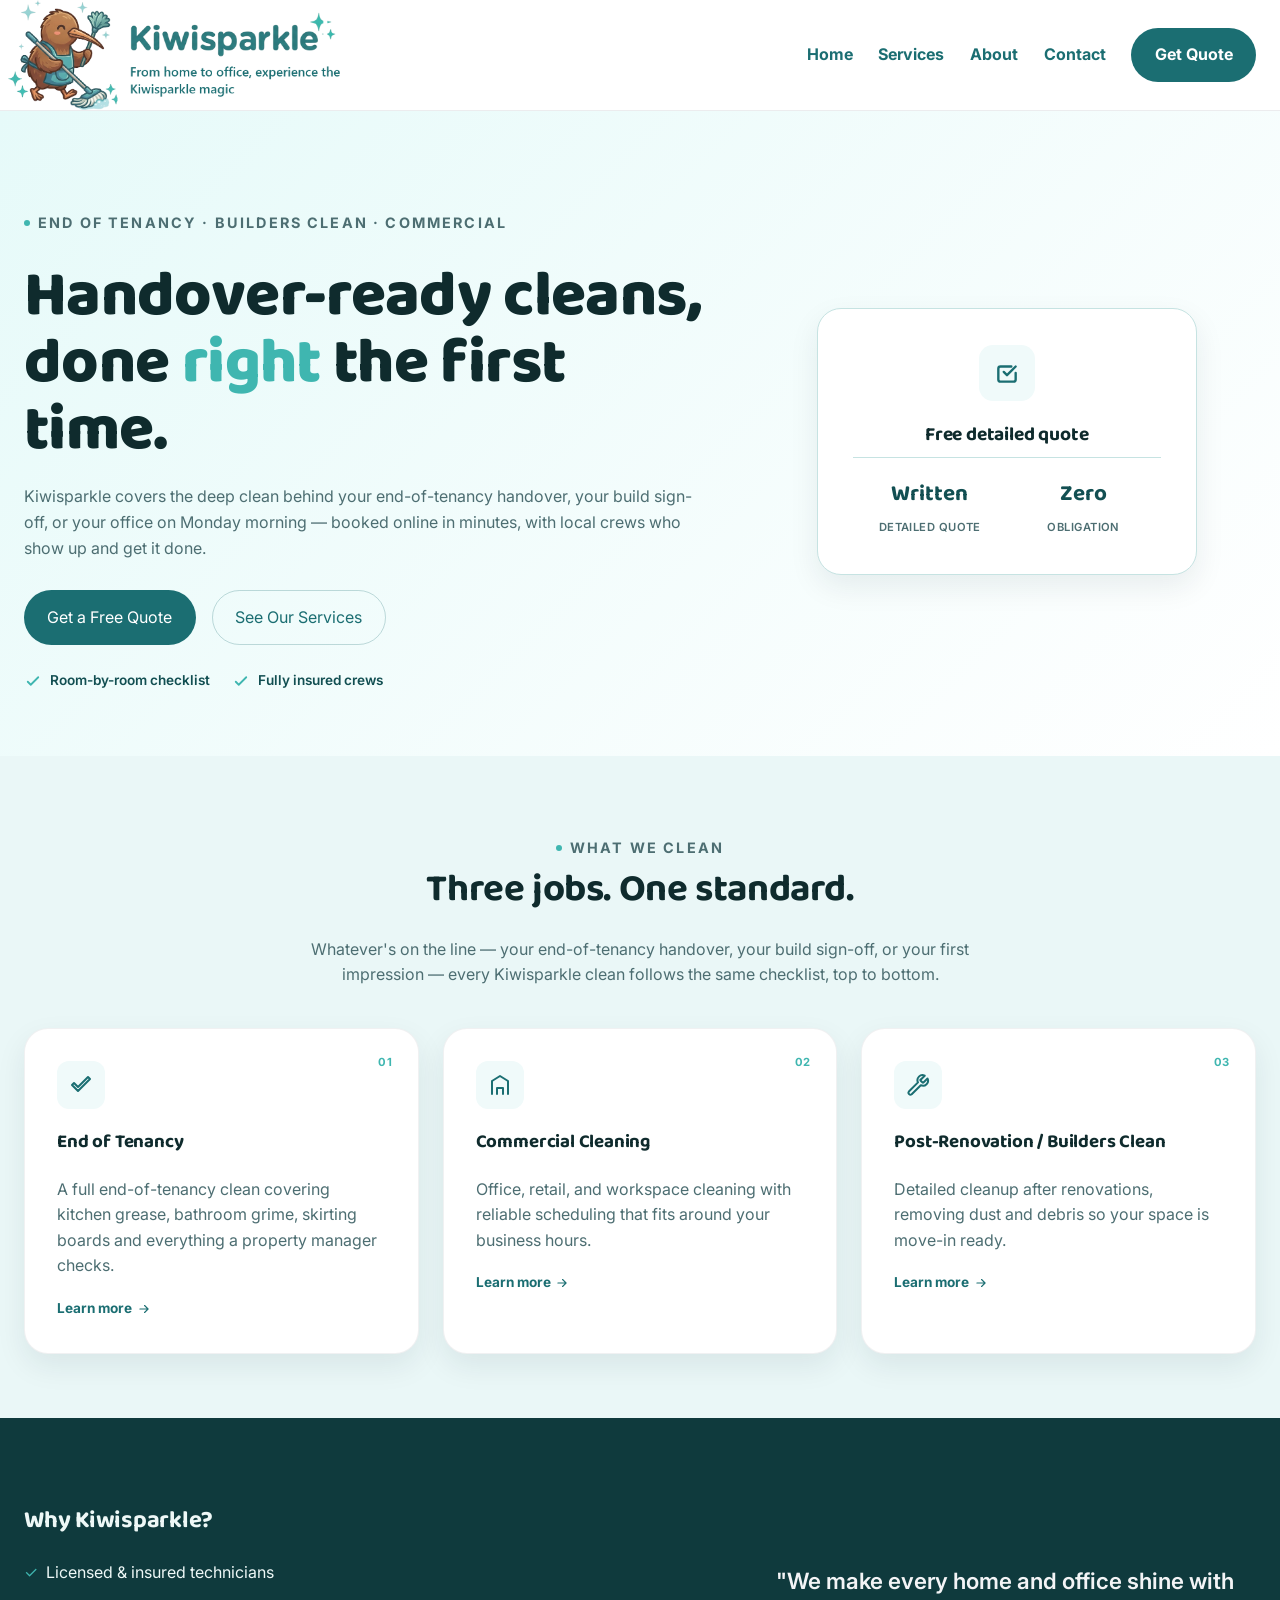
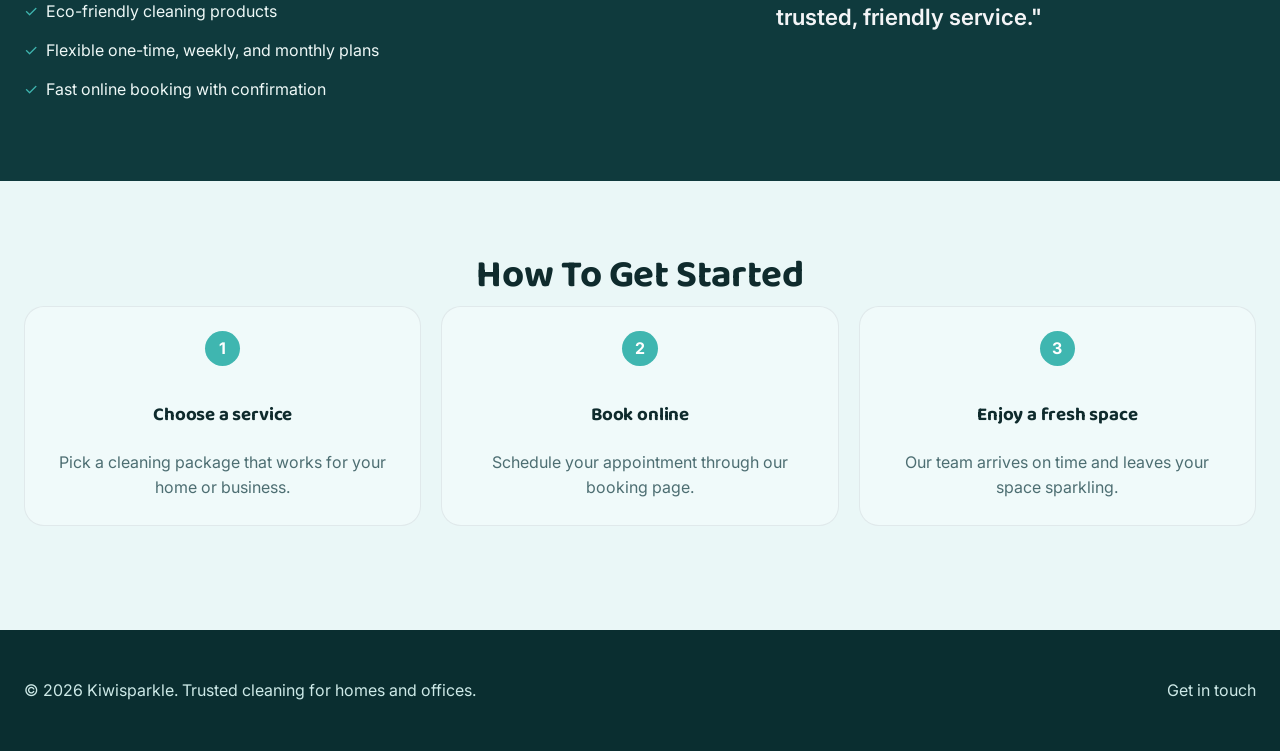
<file: index.html>
<!DOCTYPE html>
<html lang="en">
<head>
  <meta charset="UTF-8" />
  <meta name="viewport" content="width=device-width, initial-scale=1.0" />
  <title>Kiwisparkle | Commercial & Residential Cleaning</title>
  <link rel="preconnect" href="https://fonts.googleapis.com" />
  <link rel="preconnect" href="https://fonts.gstatic.com" crossorigin />
  <link href="https://fonts.googleapis.com/css2?family=Baloo+2:wght@500;600;700;800&family=Inter:wght@400;500;600;700&display=swap" rel="stylesheet" />
  <link rel="stylesheet" href="styles.css" />
</head>
<body>
  <header class="site-header">
    <div class="container header-inner">
      <a href="index.html" class="brand" aria-label="Kiwisparkle home">
        <img src="images/Kiwisparkle Logo.png" alt="Kiwisparkle logo" width="349" height="110">
      </a>
      <nav class="site-nav">
        <a href="index.html">Home</a>
        <a href="services.html">Services</a>
        <a href="about.html">About</a>
        <a href="contact.html">Contact</a>
        <a href="booking.html" class="button button-primary">Get Quote</a>
      </nav>
    </div>
  </header>
  <main>
    <section class="hero">
      <div class="container hero-inner">
        <div class="hero-copy">
          <p class="eyebrow"><span class="dot"></span>End of Tenancy · Builders Clean · Commercial</p>
          <h1>Handover-ready cleans, done <span class="accent">right</span> the first time.</h1>
          <p>Kiwisparkle covers the deep clean behind your end-of-tenancy handover, your build sign-off, or your office on Monday morning — booked online in minutes, with local crews who show up and get it done.</p>
          <div class="hero-actions">
            <a href="booking.html" class="button button-primary">Get a Free Quote</a>
            <a href="#services" class="button button-secondary">See Our Services</a>
          </div>
          <div class="trust-row">
            <div class="trust-item">
              <svg viewBox="0 0 24 24" fill="none"><path d="M5 13l4 4L19 7" stroke="currentColor" stroke-width="2.4" stroke-linecap="round" stroke-linejoin="round"/></svg>
              Room-by-room checklist
            </div>
            <div class="trust-item">
              <svg viewBox="0 0 24 24" fill="none"><path d="M5 13l4 4L19 7" stroke="currentColor" stroke-width="2.4" stroke-linecap="round" stroke-linejoin="round"/></svg>
              Fully insured crews
            </div>
          </div>
        </div>

        <div class="hero-visual">
          <div class="hero-card">
            <div class="hero-card-icon">
              <svg viewBox="0 0 24 24" fill="none"><path d="M9 11l3 3 8-8" stroke="currentColor" stroke-width="2.2" stroke-linecap="round" stroke-linejoin="round"/><path d="M20 12v6a2 2 0 01-2 2H6a2 2 0 01-2-2V8a2 2 0 012-2h10" stroke="currentColor" stroke-width="2.2" stroke-linecap="round" stroke-linejoin="round"/></svg>
            </div>
            <h3>Free detailed quote</h3>
            <div class="hero-stat-row">
              <div class="hero-stat"><b>Written</b><span>Detailed Quote</span></div>
              <div class="hero-stat"><b>Zero</b><span>Obligation</span></div>
            </div>
          </div>
        </div>
      </div>
    </section>

    <section id="services" class="section-light">
      <div class="container section-intro">
        <p class="eyebrow"><span class="dot"></span>What We Clean</p>
        <h2>Three jobs. One standard.</h2>
        <p>Whatever's on the line — your end-of-tenancy handover, your build sign-off, or your first impression — every Kiwisparkle clean follows the same checklist, top to bottom.</p>
      </div>
      <div class="container grid grid-3">
        <article class="card service-card">
          <span class="service-tag">01</span>
          <div class="service-icon">
            <svg viewBox="0 0 24 24" fill="none"><path d="M3 12l2-2 4 4L19 4l2 2-12 12z" stroke="currentColor" stroke-width="2" stroke-linecap="round" stroke-linejoin="round"/></svg>
          </div>
          <h3>End of Tenancy</h3>
          <p>A full end-of-tenancy clean covering kitchen grease, bathroom grime, skirting boards and everything a property manager checks.</p>
          <a href="services.html" class="service-link">Learn more <svg viewBox="0 0 24 24" fill="none"><path d="M5 12h14M13 6l6 6-6 6" stroke="currentColor" stroke-width="2" stroke-linecap="round" stroke-linejoin="round"/></svg></a>
        </article>
        <article class="card service-card">
          <span class="service-tag">02</span>
          <div class="service-icon">
            <svg viewBox="0 0 24 24" fill="none"><path d="M4 21V8l8-5 8 5v13" stroke="currentColor" stroke-width="2" stroke-linecap="round" stroke-linejoin="round"/><path d="M9 21v-6h6v6" stroke="currentColor" stroke-width="2" stroke-linecap="round" stroke-linejoin="round"/></svg>
          </div>
          <h3>Commercial Cleaning</h3>
          <p>Office, retail, and workspace cleaning with reliable scheduling that fits around your business hours.</p>
          <a href="services.html" class="service-link">Learn more <svg viewBox="0 0 24 24" fill="none"><path d="M5 12h14M13 6l6 6-6 6" stroke="currentColor" stroke-width="2" stroke-linecap="round" stroke-linejoin="round"/></svg></a>
        </article>
        <article class="card service-card">
          <span class="service-tag">03</span>
          <div class="service-icon">
            <svg viewBox="0 0 24 24" fill="none"><path d="M14.7 6.3a1 1 0 000 1.4l1.6 1.6a1 1 0 001.4 0l3.8-3.8a5 5 0 01-6.7 6.7L5.7 21.3a2 2 0 01-2.8-2.8L12 9.4a5 5 0 016.7-6.7l-3.8 3.8z" stroke="currentColor" stroke-width="2" stroke-linecap="round" stroke-linejoin="round"/></svg>
          </div>
          <h3>Post-Renovation / Builders Clean</h3>
          <p>Detailed cleanup after renovations, removing dust and debris so your space is move-in ready.</p>
          <a href="services.html" class="service-link">Learn more <svg viewBox="0 0 24 24" fill="none"><path d="M5 12h14M13 6l6 6-6 6" stroke="currentColor" stroke-width="2" stroke-linecap="round" stroke-linejoin="round"/></svg></a>
        </article>
      </div>
    </section>

    <section class="section-dark">
      <div class="container two-column align-center">
        <div>
          <h2>Why Kiwisparkle?</h2>
          <ul class="features-list">
            <li>Licensed & insured technicians</li>
            <li>Eco-friendly cleaning products</li>
            <li>Flexible one-time, weekly, and monthly plans</li>
            <li>Fast online booking with confirmation</li>
          </ul>
        </div>
        <div>
          <p class="quote">"We make every home and office shine with trusted, friendly service."</p>
        </div>
      </div>
    </section>

    <section class="section-light">
      <div class="container section-intro">
        <h2>How To Get Started</h2>
        <div class="steps-row">
          <div class="step-card">
            <span class="step-number">1</span>
            <h3>Choose a service</h3>
            <p>Pick a cleaning package that works for your home or business.</p>
          </div>
          <div class="step-card">
            <span class="step-number">2</span>
            <h3>Book online</h3>
            <p>Schedule your appointment through our booking page.</p>
          </div>
          <div class="step-card">
            <span class="step-number">3</span>
            <h3>Enjoy a fresh space</h3>
            <p>Our team arrives on time and leaves your space sparkling.</p>
          </div>
        </div>
      </div>
    </section>
  </main>

  <footer class="site-footer">
    <div class="container footer-inner">
      <p>© 2026 Kiwisparkle. Trusted cleaning for homes and offices.</p>
      <p><a href="contact.html">Get in touch</a></p>
    </div>
  </footer>
</body>
</html>
</file>
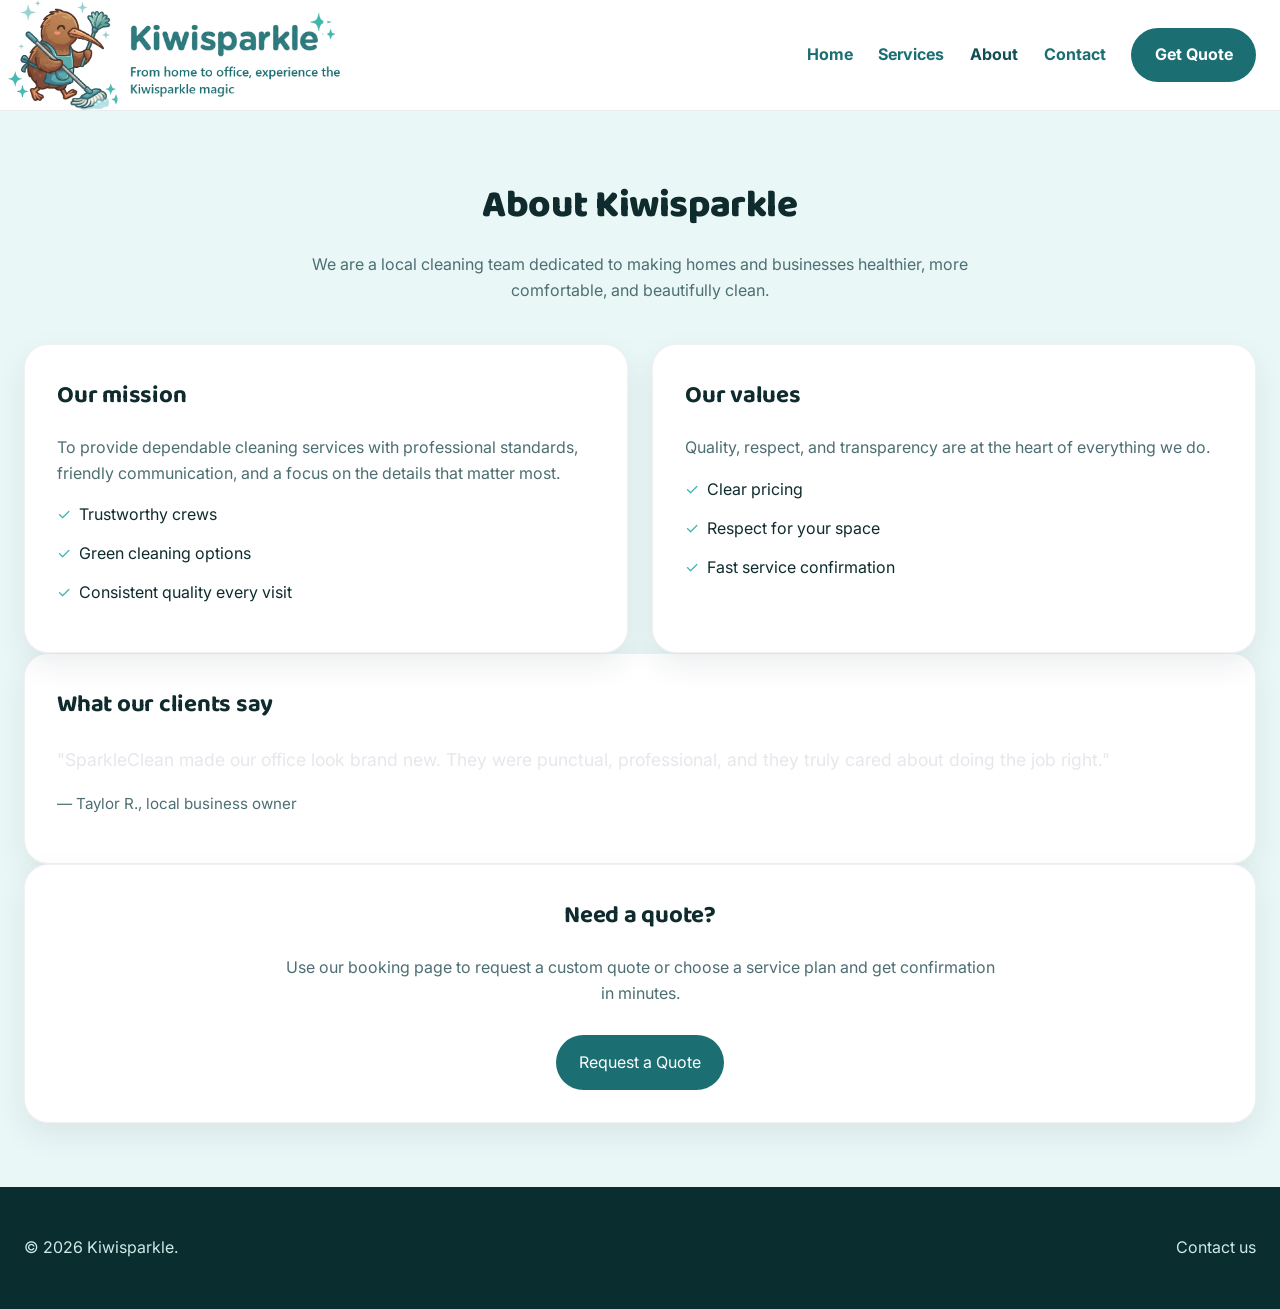
<file: about.html>
<!DOCTYPE html>
<html lang="en">
<head>
  <meta charset="UTF-8" />
  <meta name="viewport" content="width=device-width, initial-scale=1.0" />
  <title>About | Kiwisparkle</title>
  <link rel="preconnect" href="https://fonts.googleapis.com" />
  <link rel="preconnect" href="https://fonts.gstatic.com" crossorigin />
  <link href="https://fonts.googleapis.com/css2?family=Baloo+2:wght@500;600;700;800&family=Inter:wght@400;500;600;700&display=swap" rel="stylesheet" />
  <link rel="stylesheet" href="styles.css" />
</head>
<body>
  <header class="site-header">
    <div class="container header-inner">
      <a href="index.html" class="brand" aria-label="Kiwisparkle home">
        <img src="images/Kiwisparkle Logo.png" alt="Kiwisparkle logo" width="349" height="110">
      </a>
      <nav class="site-nav">
        <a href="index.html">Home</a>
        <a href="services.html">Services</a>
        <a href="about.html" class="active">About</a>
        <a href="contact.html">Contact</a>
        <a href="booking.html" class="button button-primary">Get Quote</a>
      </nav>
    </div>
  </header>
  <main>
    <section class="section-light">
      <div class="container section-intro">
        <h1>About Kiwisparkle</h1>
        <p>We are a local cleaning team dedicated to making homes and businesses healthier, more comfortable, and beautifully clean.</p>
      </div>
      <div class="container grid grid-2">
        <article class="detail-card">
          <h2>Our mission</h2>
          <p>To provide dependable cleaning services with professional standards, friendly communication, and a focus on the details that matter most.</p>
          <ul>
            <li>Trustworthy crews</li>
            <li>Green cleaning options</li>
            <li>Consistent quality every visit</li>
          </ul>
        </article>
        <article class="detail-card">
          <h2>Our values</h2>
          <p>Quality, respect, and transparency are at the heart of everything we do.</p>
          <ul>
            <li>Clear pricing</li>
            <li>Respect for your space</li>
            <li>Fast service confirmation</li>
          </ul>
        </article>
      </div>
      <div class="container testimonial">
        <h2>What our clients say</h2>
        <blockquote>"SparkleClean made our office look brand new. They were punctual, professional, and they truly cared about doing the job right."</blockquote>
        <p class="testimonial-author">— Taylor R., local business owner</p>
      </div>
      <div class="container callout">
        <h2>Need a quote?</h2>
        <p>Use our booking page to request a custom quote or choose a service plan and get confirmation in minutes.</p>
        <a href="booking.html" class="button button-primary">Request a Quote</a>
      </div>
    </section>
  </main>
  <footer class="site-footer">
    <div class="container footer-inner">
      <p>© 2026 Kiwisparkle.</p>
      <p><a href="contact.html">Contact us</a></p>
    </div>
  </footer>
</body>
</html>
</file>
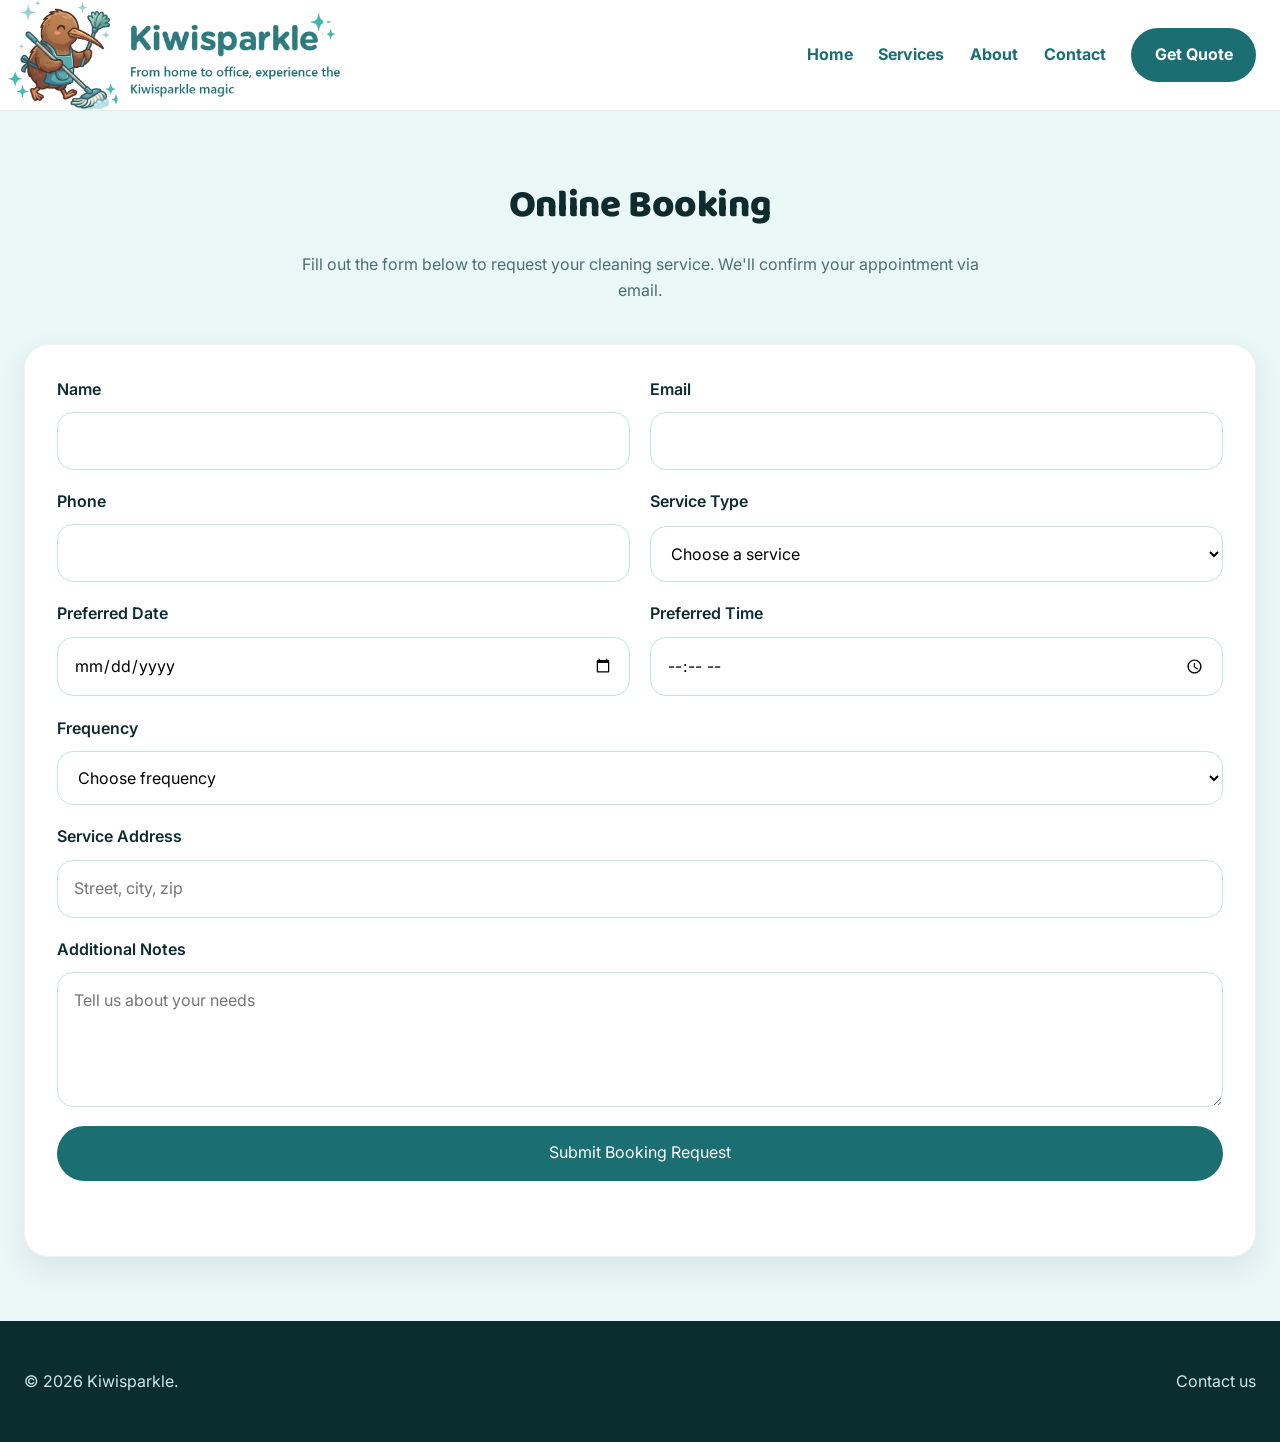
<file: booking.html>
<!DOCTYPE html>
<html lang="en">
<head>
  <meta charset="UTF-8" />
  <meta name="viewport" content="width=device-width, initial-scale=1.0" />
  <title>Book Now | Kiwisparkle</title>
  <link rel="preconnect" href="https://fonts.googleapis.com" />
  <link rel="preconnect" href="https://fonts.gstatic.com" crossorigin />
  <link href="https://fonts.googleapis.com/css2?family=Baloo+2:wght@500;600;700;800&family=Inter:wght@400;500;600;700&display=swap" rel="stylesheet" />
  <link rel="stylesheet" href="styles.css" />
</head>
<body>
  <header class="site-header">
    <div class="container header-inner">
      <a href="index.html" class="brand" aria-label="Kiwisparkle home">
        <img src="images/Kiwisparkle Logo.png" alt="Kiwisparkle logo" width="349" height="110">
      </a>
      <nav class="site-nav">
        <a href="index.html">Home</a>
        <a href="services.html">Services</a>
        <a href="about.html">About</a>
        <a href="contact.html">Contact</a>
        <a href="booking.html" class="button button-primary">Get Quote</a>
      </nav>
    </div>
  </header>
  <main>
    <section class="section-light">
      <div class="container section-intro">
        <h1>Online Booking</h1>
        <p>Fill out the form below to request your cleaning service. We'll confirm your appointment via email.</p>
      </div>
      <div class="container booking-form-card">
        <form id="booking-form">
          <div class="form-row">
            <div class="form-group">
              <label for="customer-name">Name</label>
              <input type="text" id="customer-name" name="customerName" required />
            </div>
            <div class="form-group">
              <label for="customer-email">Email</label>
              <input type="email" id="customer-email" name="customerEmail" required />
            </div>
          </div>
          <div class="form-row">
            <div class="form-group">
              <label for="customer-phone">Phone</label>
              <input type="tel" id="customer-phone" name="customerPhone" required />
            </div>
            <div class="form-group">
              <label for="service-type">Service Type</label>
              <select id="service-type" name="serviceType" required>
                <option value="">Choose a service</option>
                <option>End of Tenancy Cleans</option>
                <option>Move In / Move Out Cleans</option>
                <option>Post-Renovation / Builders Clean</option>
                <option>Commercial Cleaning</option>
              </select>
            </div>
          </div>
          <div class="form-row">
            <div class="form-group">
              <label for="service-date">Preferred Date</label>
              <input type="date" id="service-date" name="serviceDate" required />
            </div>
            <div class="form-group">
              <label for="service-time">Preferred Time</label>
              <input type="time" id="service-time" name="serviceTime" required />
            </div>
          </div>
          <div class="form-group">
            <label for="service-frequency">Frequency</label>
            <select id="service-frequency" name="serviceFrequency" required>
              <option value="">Choose frequency</option>
              <option>One-time</option>
              <option>Weekly</option>
              <option>Bi-weekly</option>
              <option>Monthly</option>
            </select>
          </div>
          <div class="form-group">
            <label for="service-address">Service Address</label>
            <input type="text" id="service-address" name="serviceAddress" placeholder="Street, city, zip" required />
          </div>
          <div class="form-group">
            <label for="service-notes">Additional Notes</label>
            <textarea id="service-notes" name="serviceNotes" rows="4" placeholder="Tell us about your needs"></textarea>
          </div>
          <button type="submit" class="button button-primary">Submit Booking Request</button>
          <p id="booking-message" class="form-message"></p>
        </form>
      </div>
    </section>
  </main>
  <footer class="site-footer">
    <div class="container footer-inner">
      <p>© 2026 Kiwisparkle.</p>
      <p><a href="contact.html">Contact us</a></p>
    </div>
  </footer>
  <script src="script.js"></script>
</body>
</html>
</file>
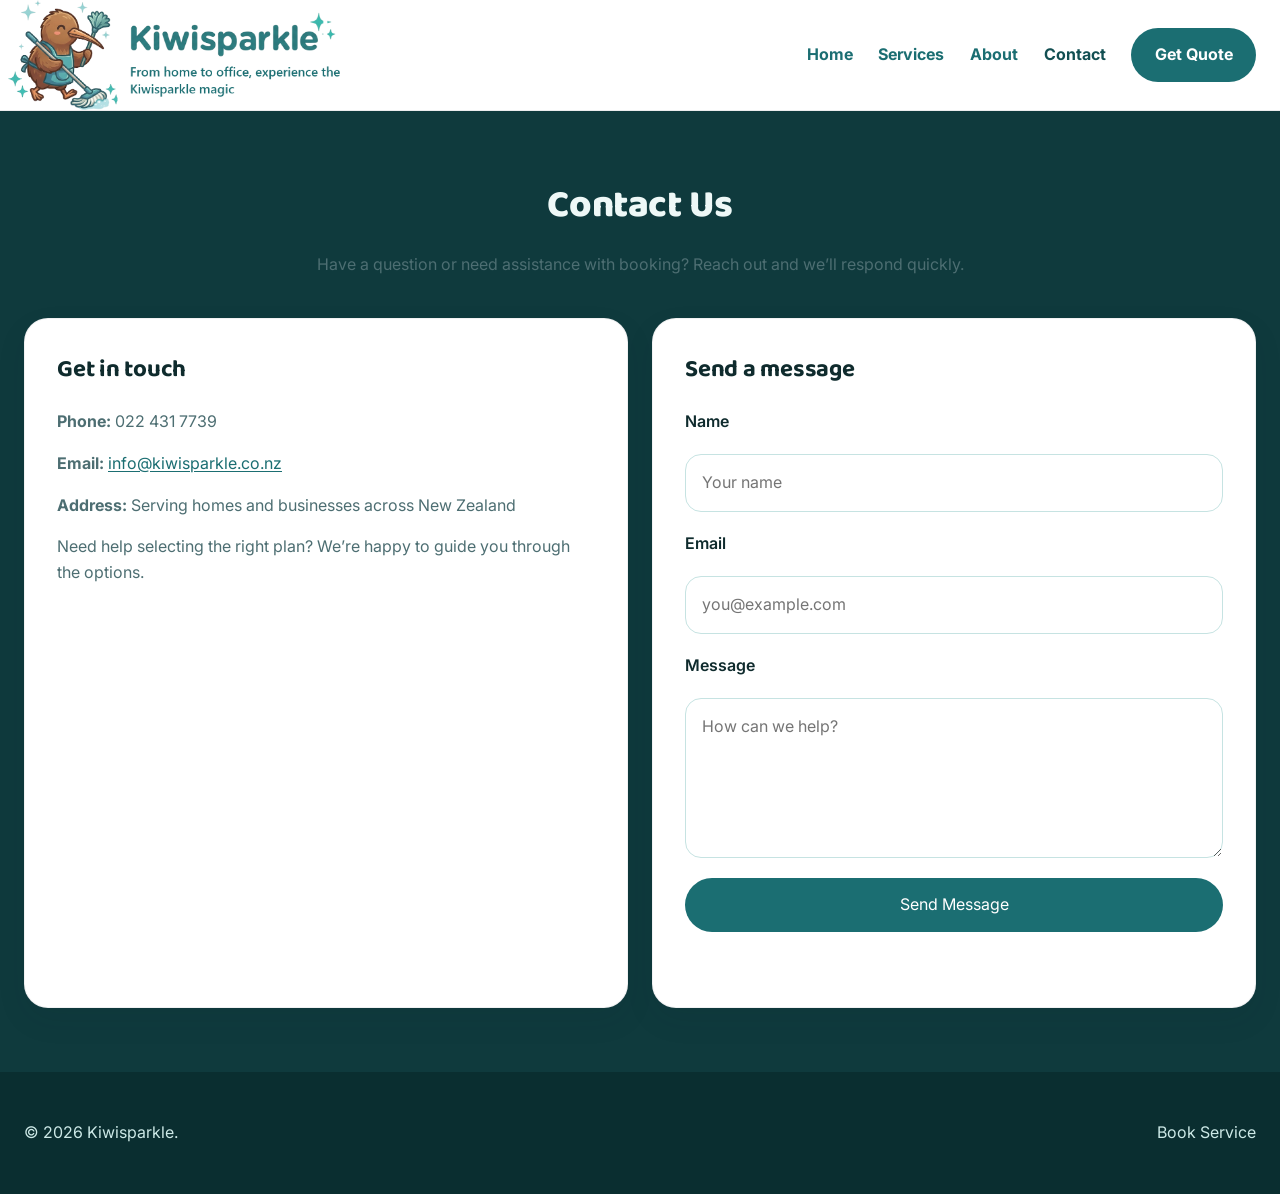
<file: contact.html>
<!DOCTYPE html>
<html lang="en">
<head>
  <meta charset="UTF-8" />
  <meta name="viewport" content="width=device-width, initial-scale=1.0" />
  <title>Contact | Kiwisparkle</title>
  <link rel="preconnect" href="https://fonts.googleapis.com" />
  <link rel="preconnect" href="https://fonts.gstatic.com" crossorigin />
  <link href="https://fonts.googleapis.com/css2?family=Baloo+2:wght@500;600;700;800&family=Inter:wght@400;500;600;700&display=swap" rel="stylesheet" />
  <link rel="stylesheet" href="styles.css" />
</head>
<body>
  <header class="site-header">
    <div class="container header-inner">
      <a href="index.html" class="brand" aria-label="Kiwisparkle home">
        <img src="images/Kiwisparkle Logo.png" alt="Kiwisparkle logo" width="349" height="110">
      </a>
      <nav class="site-nav">
        <a href="index.html">Home</a>
        <a href="services.html">Services</a>
        <a href="about.html">About</a>
        <a href="contact.html" class="active">Contact</a>
        <a href="booking.html" class="button button-primary">Get Quote</a>
      </nav>
    </div>
  </header>
  <main>
    <section class="section-dark">
      <div class="container section-intro">
        <h1>Contact Us</h1>
        <p>Have a question or need assistance with booking? Reach out and we’ll respond quickly.</p>
      </div>
      <div class="container grid grid-2">
        <div class="detail-card contact-card">
          <h2>Get in touch</h2>
          <p><strong>Phone:</strong> 022 431 7739</p>
          <p><strong>Email:</strong> <a href="mailto:info@kiwisparkle.co.nz">info@kiwisparkle.co.nz</a></p>
          <p><strong>Address:</strong> Serving homes and businesses across New Zealand</p>
          <p>Need help selecting the right plan? We’re happy to guide you through the options.</p>
        </div>
        <div class="detail-card contact-card">
          <h2>Send a message</h2>
          <form id="contact-form">
            <label for="name">Name</label>
            <input type="text" id="name" name="name" placeholder="Your name" required />
            <label for="email">Email</label>
            <input type="email" id="email" name="email" placeholder="you@example.com" required />
            <label for="message">Message</label>
            <textarea id="message" name="message" rows="5" placeholder="How can we help?" required></textarea>
            <button type="submit" class="button button-primary">Send Message</button>
            <p id="contact-message" class="form-message"></p>
          </form>
        </div>
      </div>
    </section>
  </main>
  <footer class="site-footer">
    <div class="container footer-inner">
      <p>© 2026 Kiwisparkle.</p>
      <p><a href="booking.html">Book Service</a></p>
    </div>
  </footer>
  <script src="script.js"></script>
</body>
</html>
</file>
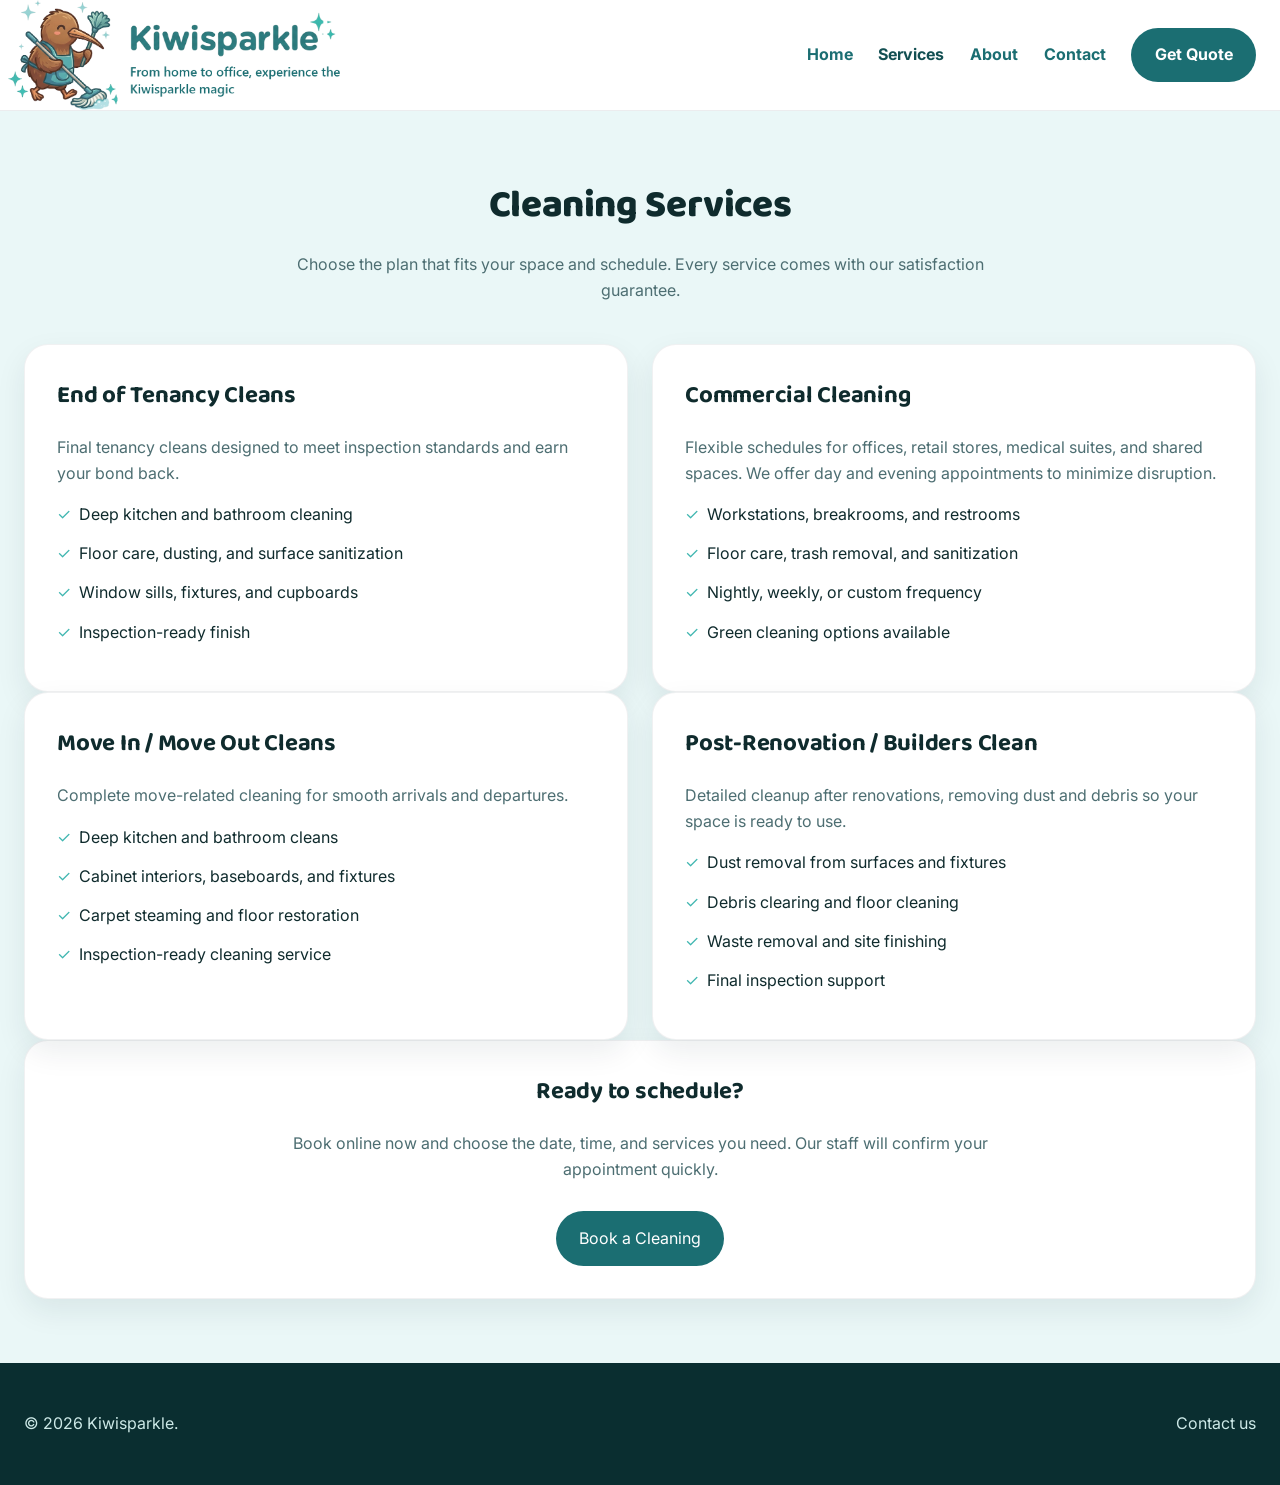
<file: services.html>
<!DOCTYPE html>
<html lang="en">
<head>
  <meta charset="UTF-8" />
  <meta name="viewport" content="width=device-width, initial-scale=1.0" />
  <title>Services | Kiwisparkle</title>
  <link rel="preconnect" href="https://fonts.googleapis.com" />
  <link rel="preconnect" href="https://fonts.gstatic.com" crossorigin />
  <link href="https://fonts.googleapis.com/css2?family=Baloo+2:wght@500;600;700;800&family=Inter:wght@400;500;600;700&display=swap" rel="stylesheet" />
  <link rel="stylesheet" href="styles.css" />
</head>
<body>
  <header class="site-header">
    <div class="container header-inner">
      <a href="index.html" class="brand" aria-label="Kiwisparkle home">
        <img src="images/Kiwisparkle Logo.png" alt="Kiwisparkle logo" width="349" height="110">
      </a>
      <nav class="site-nav">
        <a href="index.html">Home</a>
        <a href="services.html" class="active">Services</a>
        <a href="about.html">About</a>
        <a href="contact.html">Contact</a>
        <a href="booking.html" class="button button-primary">Get Quote</a>
      </nav>
    </div>
  </header>
  <main>
    <section class="section-light">
      <div class="container section-intro">
        <h1>Cleaning Services</h1>
        <p>Choose the plan that fits your space and schedule. Every service comes with our satisfaction guarantee.</p>
      </div>
      <div class="container grid grid-2">
        <article class="detail-card">
          <h2>End of Tenancy Cleans</h2>
          <p>Final tenancy cleans designed to meet inspection standards and earn your bond back.</p>
          <ul>
            <li>Deep kitchen and bathroom cleaning</li>
            <li>Floor care, dusting, and surface sanitization</li>
            <li>Window sills, fixtures, and cupboards</li>
            <li>Inspection-ready finish</li>
          </ul>
        </article>
        <article class="detail-card">
          <h2>Commercial Cleaning</h2>
          <p>Flexible schedules for offices, retail stores, medical suites, and shared spaces. We offer day and evening appointments to minimize disruption.</p>
          <ul>
            <li>Workstations, breakrooms, and restrooms</li>
            <li>Floor care, trash removal, and sanitization</li>
            <li>Nightly, weekly, or custom frequency</li>
            <li>Green cleaning options available</li>
          </ul>
        </article>
      </div>
      <div class="container grid grid-2">
        <article class="detail-card">
          <h2>Move In / Move Out Cleans</h2>
          <p>Complete move-related cleaning for smooth arrivals and departures.</p>
          <ul>
            <li>Deep kitchen and bathroom cleans</li>
            <li>Cabinet interiors, baseboards, and fixtures</li>
            <li>Carpet steaming and floor restoration</li>
            <li>Inspection-ready cleaning service</li>
          </ul>
        </article>
        <article class="detail-card">
          <h2>Post-Renovation / Builders Clean</h2>
          <p>Detailed cleanup after renovations, removing dust and debris so your space is ready to use.</p>
          <ul>
            <li>Dust removal from surfaces and fixtures</li>
            <li>Debris clearing and floor cleaning</li>
            <li>Waste removal and site finishing</li>
            <li>Final inspection support</li>
          </ul>
        </article>
      </div>
      <div class="container callout">
        <h2>Ready to schedule?</h2>
        <p>Book online now and choose the date, time, and services you need. Our staff will confirm your appointment quickly.</p>
        <a href="booking.html" class="button button-primary">Book a Cleaning</a>
      </div>
    </section>
  </main>
  <footer class="site-footer">
    <div class="container footer-inner">
      <p>© 2026 Kiwisparkle.</p>
      <p><a href="contact.html">Contact us</a></p>
    </div>
  </footer>
</body>
</html>
</file>
<file: styles.css>
/* Base styles */
:root {
  color-scheme: light;
  --bg: #eaf7f7;
  --surface: #ffffff;
  --surface-strong: #f0fafa;
  --text: #0f2b2d;
  --muted: #4d6e72;
  --primary: #1b6e72;
  --primary-dark: #124f52;
  --accent: #3fb6b0;
  --border: #c6e3e2;
  --shadow: 0 12px 30px rgba(15, 43, 45, 0.08);
  --font-heading: "Baloo 2", Inter, system-ui, sans-serif;
  font-family: Inter, system-ui, -apple-system, BlinkMacSystemFont, "Segoe UI", sans-serif;
}
* {
  box-sizing: border-box;
}
html {
  scroll-behavior: smooth;
}
body {
  margin: 0;
  background: var(--bg);
  color: var(--text);
  line-height: 1.6;
}
a {
  color: inherit;
  text-decoration: none;
}
h1, h2, h3 {
  font-family: var(--font-heading);
  letter-spacing: -0.01em;
}
h1 {
  font-weight: 800;
}
h2, h3 {
  font-weight: 700;
}
img {
  max-width: 100%;
  display: block;
}
button,
input,
select,
textarea {
  font: inherit;
}
.container {
  width: min(1400px, calc(100% - 3rem));
  margin: 0 auto;
}
.site-header {
  background: #ffffff;
  border-bottom: 1px solid rgba(15, 23, 42, 0.08);
  position: sticky;
  top: 0;
  z-index: 20;
}
.header-inner {
  display: flex;
  align-items: center;
  justify-content: space-between;
  gap: 1rem;
  padding: 1rem 0;
}
.brand {
  display: inline-flex;
  align-items: center;
  justify-content: center;
  flex-shrink: 0;
  margin-left: -1rem;
  padding-right: 0.5rem;
}

.brand img {
  display: block;
  width: auto;
  height: 110px;
  margin: -16px 0;
  object-fit: contain;
}
.site-nav {
  display: flex;
  flex-wrap: wrap;
  gap: 1.6rem;
  align-items: center;
  width: 100%;
  justify-content: flex-end;
  max-width: 1400px;
}
.site-nav a {
  color: var(--primary);
  font-weight: 700;
  transition: color 0.2s ease;
}
.site-nav a.button-primary {
  color: #ffffff;
}
.site-nav a.button-primary:hover {
  color: #ffffff;
}
.site-nav a:hover,
.site-nav a.active {
  color: var(--primary-dark);
}
.button {
  display: inline-flex;
  align-items: center;
  justify-content: center;
  padding: 0.85rem 1.4rem;
  border-radius: 999px;
  border: 1px solid transparent;
  cursor: pointer;
  transition: background 0.2s ease, transform 0.2s ease, box-shadow 0.2s ease;
}
.button:hover {
  transform: translateY(-1px);
}
.button-primary {
  background: var(--primary);
  color: #ffffff;
}
.button-primary:hover {
  background: var(--primary-dark);
}
.button-secondary {
  background: transparent;
  border-color: rgba(27, 110, 114, 0.25);
  color: var(--primary);
}
.hero {
  background: linear-gradient(135deg, #e6faf9 0%, #ffffff 100%);
  padding: 5rem 0 4rem;
}
.hero-copy {
  max-width: 720px;
}
.eyebrow {
  display: inline-flex;
  align-items: center;
  gap: 0.5rem;
  color: var(--primary);
  font-weight: 700;
  text-transform: uppercase;
  letter-spacing: 0.15em;
  margin-bottom: 1rem;
  font-size: 0.9rem;
}
.eyebrow .dot {
  width: 6px;
  height: 6px;
  border-radius: 50%;
  background: var(--accent);
  flex-shrink: 0;
}
.accent {
  color: var(--accent);
}
.hero-inner {
  display: grid;
  grid-template-columns: minmax(0, 1.1fr) minmax(0, 0.8fr);
  gap: 3rem;
  align-items: center;
}
.hero h1 {
  font-size: clamp(2.75rem, 5vw, 4.5rem);
  margin: 0;
  line-height: 1.05;
}
.hero p {
  max-width: 42rem;
  margin: 1.25rem 0 1.8rem;
  color: var(--muted);
}
.hero-actions {
  display: flex;
  flex-wrap: wrap;
  gap: 1rem;
}
.trust-row {
  display: flex;
  flex-wrap: wrap;
  gap: 1.4rem;
  margin-top: 1.6rem;
}
.trust-item {
  display: flex;
  align-items: center;
  gap: 0.5rem;
  font-size: 0.85rem;
  font-weight: 600;
  color: var(--primary-dark);
}
.trust-item svg {
  width: 18px;
  height: 18px;
  flex-shrink: 0;
  color: var(--accent);
}
.hero-visual {
  display: flex;
  align-items: center;
  justify-content: center;
}
.hero-card {
  background: var(--surface);
  border-radius: var(--radius-lg, 24px);
  box-shadow: var(--shadow);
  padding: 2.2rem;
  width: 100%;
  max-width: 380px;
  border: 1px solid var(--border);
}
.hero-card-icon {
  width: 56px;
  height: 56px;
  border-radius: 14px;
  background: var(--surface-strong);
  display: flex;
  align-items: center;
  justify-content: center;
  margin: 0 auto 1.1rem;
}
.hero-card-icon svg {
  width: 26px;
  height: 26px;
  color: var(--primary);
}
.hero-card h3 {
  text-align: center;
  margin-bottom: 0.4rem;
  font-size: 1.2rem;
  color: var(--text);
}
.hero-card p {
  text-align: center;
  color: var(--muted);
  font-size: 0.9rem;
  margin-bottom: 1.4rem;
}
.hero-stat-row {
  display: flex;
  justify-content: space-between;
  border-top: 1px solid var(--border);
  padding-top: 1.2rem;
}
.hero-stat {
  text-align: center;
  flex: 1;
}
.hero-stat b {
  display: block;
  font-family: var(--font-heading);
  font-size: 1.4rem;
  color: var(--primary-dark);
}
.hero-stat span {
  font-size: 0.7rem;
  color: var(--muted);
  font-weight: 600;
  text-transform: uppercase;
  letter-spacing: 0.04em;
}
.section-light,
.section-dark {
  padding: 4rem 0;
}
.section-dark {
  background: #0f3a3d;
  color: #eef8f7;
}
.section-intro {
  text-align: center;
  margin-bottom: 2.5rem;
}
.section-intro h1,
.section-intro h2 {
  margin: 0;
  font-size: clamp(2rem, 3vw, 2.8rem);
}
.section-intro p {
  max-width: 720px;
  margin: 1rem auto 0;
  color: var(--muted);
}
.grid {
  display: grid;
  gap: 1.5rem;
}
.grid-2 {
  grid-template-columns: repeat(2, minmax(0, 1fr));
}
.grid-3 {
  grid-template-columns: repeat(3, minmax(0, 1fr));
}
.card,
.detail-card,
.contact-card,
.booking-form-card,
.callout,
.testimonial {
  background: var(--surface);
  padding: 2rem;
  border-radius: 24px;
  border: 1px solid rgba(15, 23, 42, 0.06);
  box-shadow: var(--shadow);
}
.card h3,
.detail-card h2,
.callout h2,
.testimonial h2 {
  margin-top: 0;
  color: var(--text);
}
.card p,
.detail-card p,
.callout p,
.testimonial p {
  color: var(--muted);
}
.detail-card p a {
  color: var(--primary);
  text-decoration: underline;
  text-underline-offset: 2px;
}
.detail-card p a:hover {
  color: var(--primary-dark);
}
.service-card {
  position: relative;
  transition: transform 0.2s ease, box-shadow 0.2s ease, border-color 0.2s ease;
}
.service-card:hover {
  transform: translateY(-5px);
  box-shadow: 0 18px 36px -18px rgba(15, 43, 45, 0.3);
  border-color: var(--accent);
}
.service-icon {
  width: 48px;
  height: 48px;
  border-radius: 12px;
  background: var(--surface-strong);
  display: flex;
  align-items: center;
  justify-content: center;
  margin-bottom: 1.2rem;
}
.service-icon svg {
  width: 24px;
  height: 24px;
  color: var(--primary);
}
.service-tag {
  position: absolute;
  top: 1.6rem;
  right: 1.6rem;
  font-size: 0.7rem;
  font-weight: 700;
  color: var(--accent);
  letter-spacing: 0.03em;
}
.service-link {
  font-size: 0.85rem;
  font-weight: 700;
  color: var(--primary);
  display: inline-flex;
  align-items: center;
  gap: 0.3rem;
}
.service-link svg {
  width: 14px;
  height: 14px;
  transition: transform 0.15s ease;
}
.service-card:hover .service-link svg {
  transform: translateX(3px);
}
.list,
.features-list,
.detail-card ul {
  list-style: none;
  padding: 0;
  margin: 1rem 0 0;
}
.features-list li,
.detail-card li {
  position: relative;
  margin-bottom: 0.85rem;
  padding-left: 1.4rem;
}
.features-list li::before,
.detail-card li::before {
  content: "\2713";
  position: absolute;
  left: 0;
  top: 0;
  color: var(--accent);
}
.two-column {
  display: grid;
  grid-template-columns: 1.2fr 0.8fr;
  gap: 2rem;
  align-items: center;
}
.align-center {
  align-items: center;
}
.quote {
  font-size: 1.4rem;
  font-weight: 600;
  margin: 0;
  color: #f3f4f6;
}
.steps-row {
  display: grid;
  grid-template-columns: repeat(3, minmax(0, 1fr));
  gap: 1.25rem;
}
.step-card {
  background: var(--surface-strong);
  padding: 1.5rem;
  border-radius: 20px;
  border: 1px solid rgba(15, 23, 42, 0.07);
}
.step-number {
  display: inline-flex;
  width: 2.2rem;
  height: 2.2rem;
  align-items: center;
  justify-content: center;
  background: var(--accent);
  color: #ffffff;
  border-radius: 999px;
  font-weight: 700;
  margin-bottom: 1rem;
}
.callout {
  text-align: center;
}
.callout p {
  margin: 1rem auto 1.8rem;
  max-width: 720px;
}
.testimonial blockquote {
  margin: 0;
  font-size: 1.1rem;
  line-height: 1.8;
  color: #e5e7eb;
}
.testimonial-author {
  margin-top: 1rem;
  color: #cbd5e1;
  font-size: 0.95rem;
}
.contact-card {
  min-height: 360px;
}
form {
  display: grid;
  gap: 1.2rem;
}
.form-row {
  display: grid;
  grid-template-columns: repeat(2, minmax(0, 1fr));
  gap: 1.2rem;
}
.form-group {
  display: grid;
  gap: 0.6rem;
}
label {
  font-weight: 600;
  color: var(--text);
}
input,
select,
textarea {
  width: 100%;
  padding: 0.95rem 1rem;
  border: 1px solid var(--border);
  border-radius: 16px;
  background: #ffffff;
}
input:focus,
select:focus,
textarea:focus {
  outline: none;
  border-color: var(--primary);
  box-shadow: 0 0 0 4px rgba(27, 110, 114, 0.15);
}
.form-message {
  margin-top: 0.5rem;
  color: var(--accent);
}
.site-footer {
  padding: 2rem 0;
  background: #0a2e30;
  color: #cde9e7;
}
.footer-inner {
  display: flex;
  flex-wrap: wrap;
  justify-content: space-between;
  gap: 1rem;
}
footer a {
  color: inherit;
}
@media (max-width: 900px) {
  .grid-2,
  .grid-3,
  .two-column,
  .steps-row,
  .form-row,
  .hero-inner {
    grid-template-columns: minmax(0, 1fr);
  }
  .hero-visual {
    order: -1;
    max-width: 380px;
    margin: 0 auto 1.5rem;
  }
  .header-inner {
    flex-direction: column;
    align-items: flex-start;
  }
  .site-nav {
    width: 100%;
    justify-content: flex-start;
  }
}
@media (max-width: 640px) {
  .hero {
    padding-top: 3rem;
  }
  .hero h1 {
    font-size: 2.4rem;
  }
  .button {
    width: 100%;
  }
}
</file>
